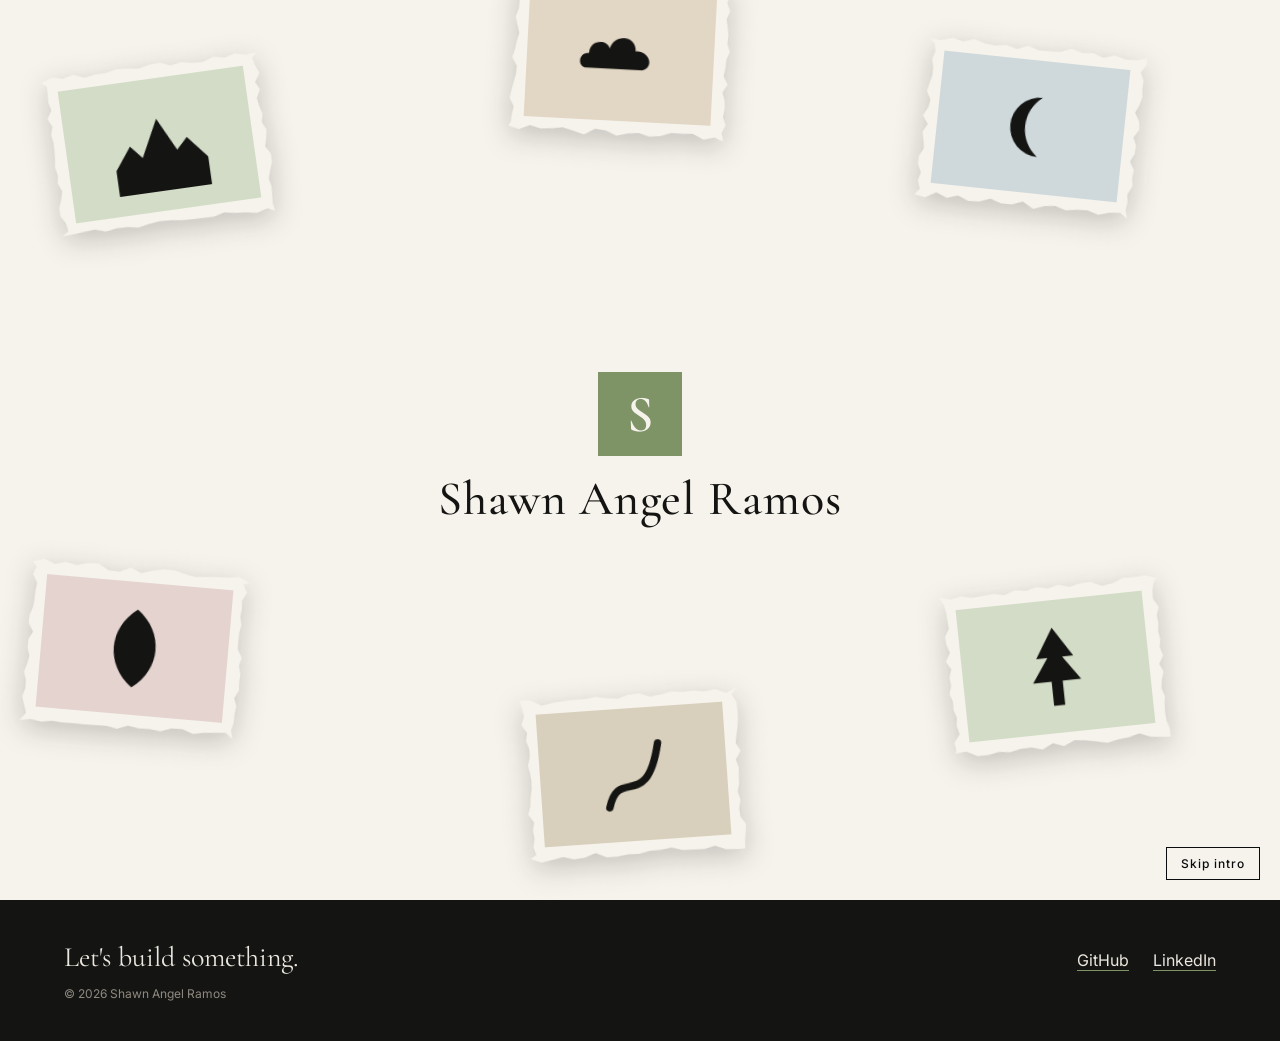
<file: index.html>
<!doctype html>
<html lang="en">
<head>
  <meta charset="utf-8">
  <meta name="viewport" content="width=device-width, initial-scale=1">
  <title>Shawn Angel Ramos</title>
  <link rel="preconnect" href="https://fonts.googleapis.com">
  <link rel="preconnect" href="https://fonts.gstatic.com" crossorigin>
  <link href="https://fonts.googleapis.com/css2?family=Cormorant+Garamond:wght@500;600&family=Inter:wght@400;500&display=swap" rel="stylesheet">
  <link rel="stylesheet" href="style.css">
</head>
<body class="intro-on">
  <!-- Intro, act 1: torn-paper collage around the seal; act 2: a panorama revealed slice by slice on the beat -->
  <div id="intro" aria-hidden="true">
    <div class="act collage">
      <svg class="ribbons back" viewBox="0 0 1600 900" preserveAspectRatio="none"></svg>
      <div class="title"><span class="seal">S</span><span class="name">Shawn Angel Ramos</span></div>
      <svg class="ribbons front" viewBox="0 0 1600 900" preserveAspectRatio="none"></svg>
    </div>
    <div class="act lineup">
      <div class="slices"><div class="word"></div></div>
      <svg class="ribbons loop" viewBox="0 0 1000 600" preserveAspectRatio="none"></svg>
    </div>
    <div class="flash"></div>
  </div>
  <button id="skip" type="button">Skip intro</button>

  <main id="home">
    <nav class="nav">
      <a class="mark" href="index.html" aria-label="Home">S</a>
      <ul>
        <li><a href="projects.html">Projects</a></li>
        <li><a href="about.html">About</a></li>
        </ul>
    </nav>

    <section class="hero">
      <p class="eyebrow reveal">BSIT 3rd year · PUP Manila</p>
      <h1 class="reveal">Shawn Angel<br>Ramos</h1>
      <div class="rule reveal"></div>
      <p class="lead reveal">I build web apps that people actually use, from study tools to full-stack projects.</p>
      <p class="hero-actions reveal"><a class="btn-link" href="about.html#resume">View resume</a><button id="replay" type="button">Replay intro</button></p>
    </section>

    <!-- Still mountains in four depths; only the mist and the odd pair of birds move -->
    <div class="landscape" aria-hidden="true">
      <div class="sun"></div>
      <div class="ridge r1"></div>
      <div class="mist m1"></div>
      <div class="ridge r2"></div>
      <div class="ridge r3"></div>
      <div class="mist m2"></div>
      <div class="ridge r4"></div>
    </div>
  </main>

  <footer class="foot">
    <p class="foot-line">Let's build something.</p>
    <ul>
      <li><a href="https://github.com/Sramos06" target="_blank" rel="noopener">GitHub</a></li>
      <li><a href="https://www.linkedin.com/in/sramos006" target="_blank" rel="noopener">LinkedIn</a></li>
    </ul>
    <small>© 2026 Shawn Angel Ramos</small>
  </footer>

  <script src="common.js"></script>
  <script src="script.js"></script>
</body>
</html>
</file>
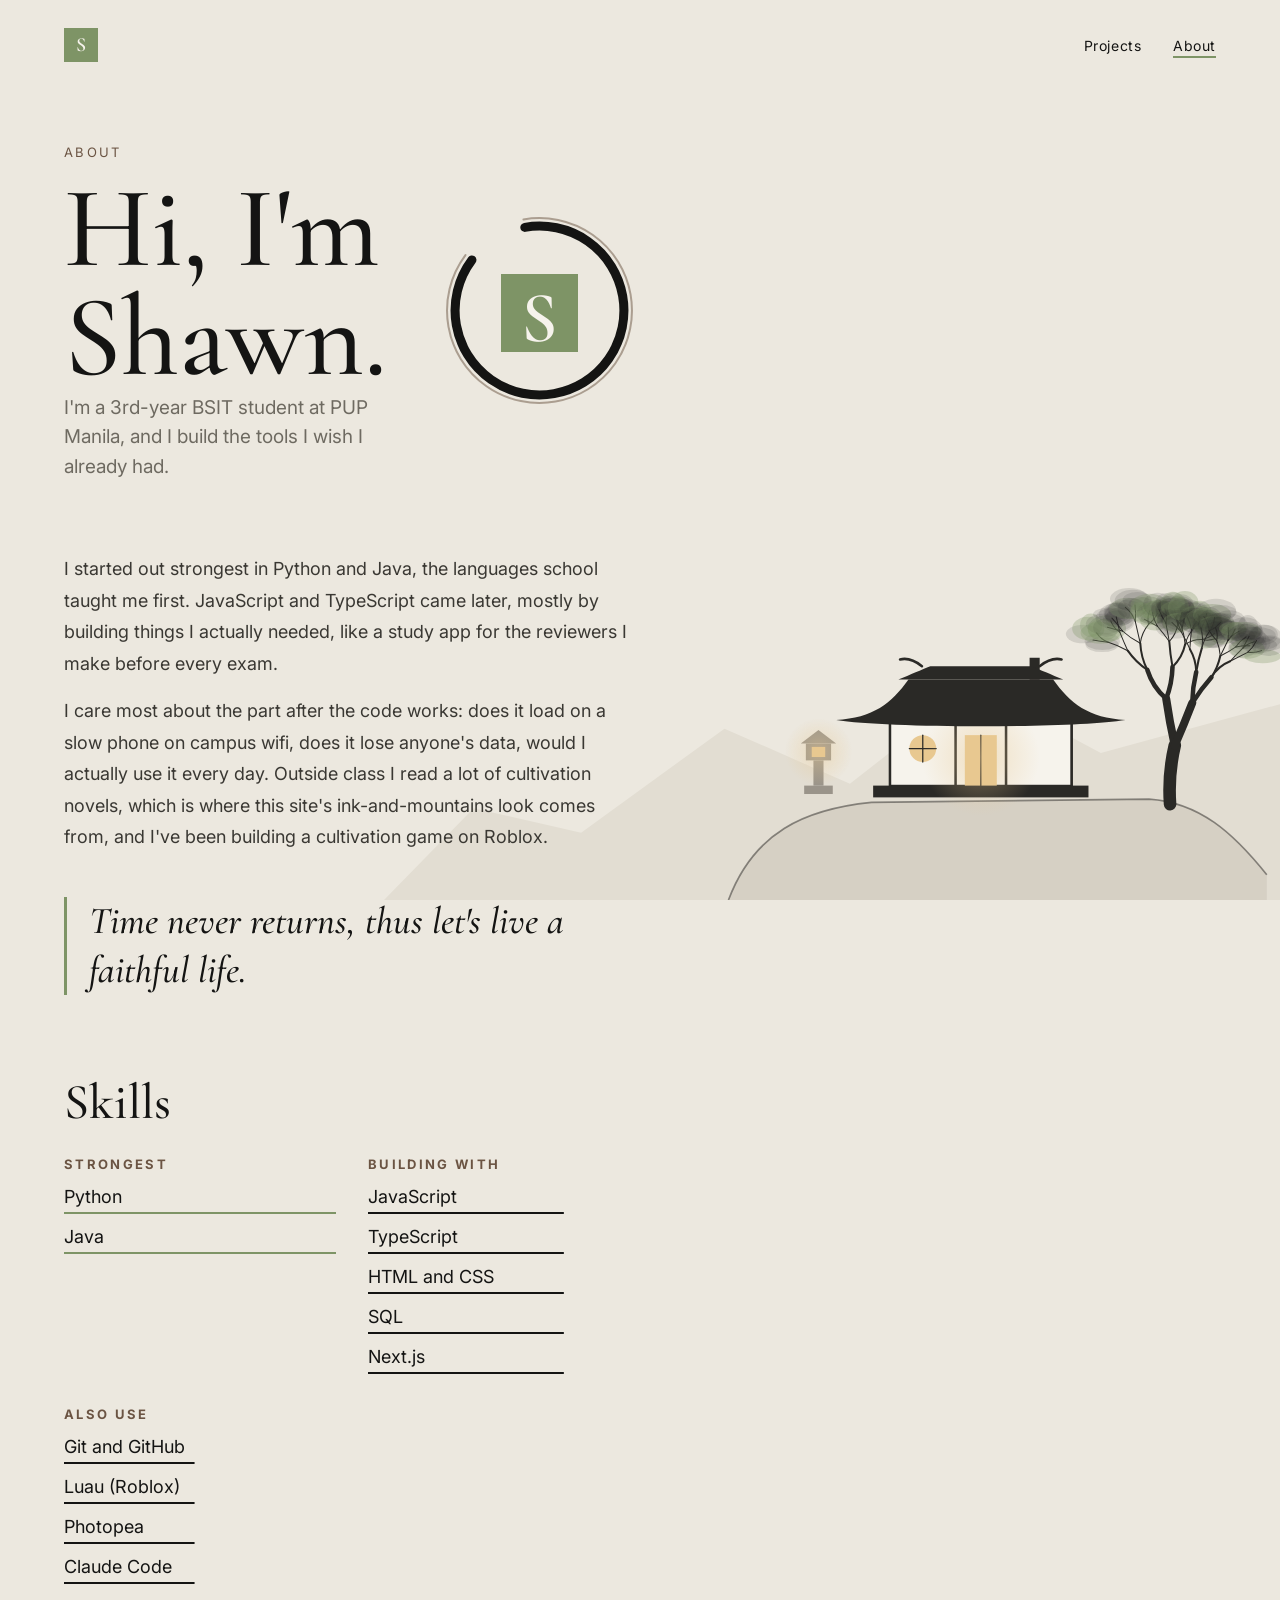
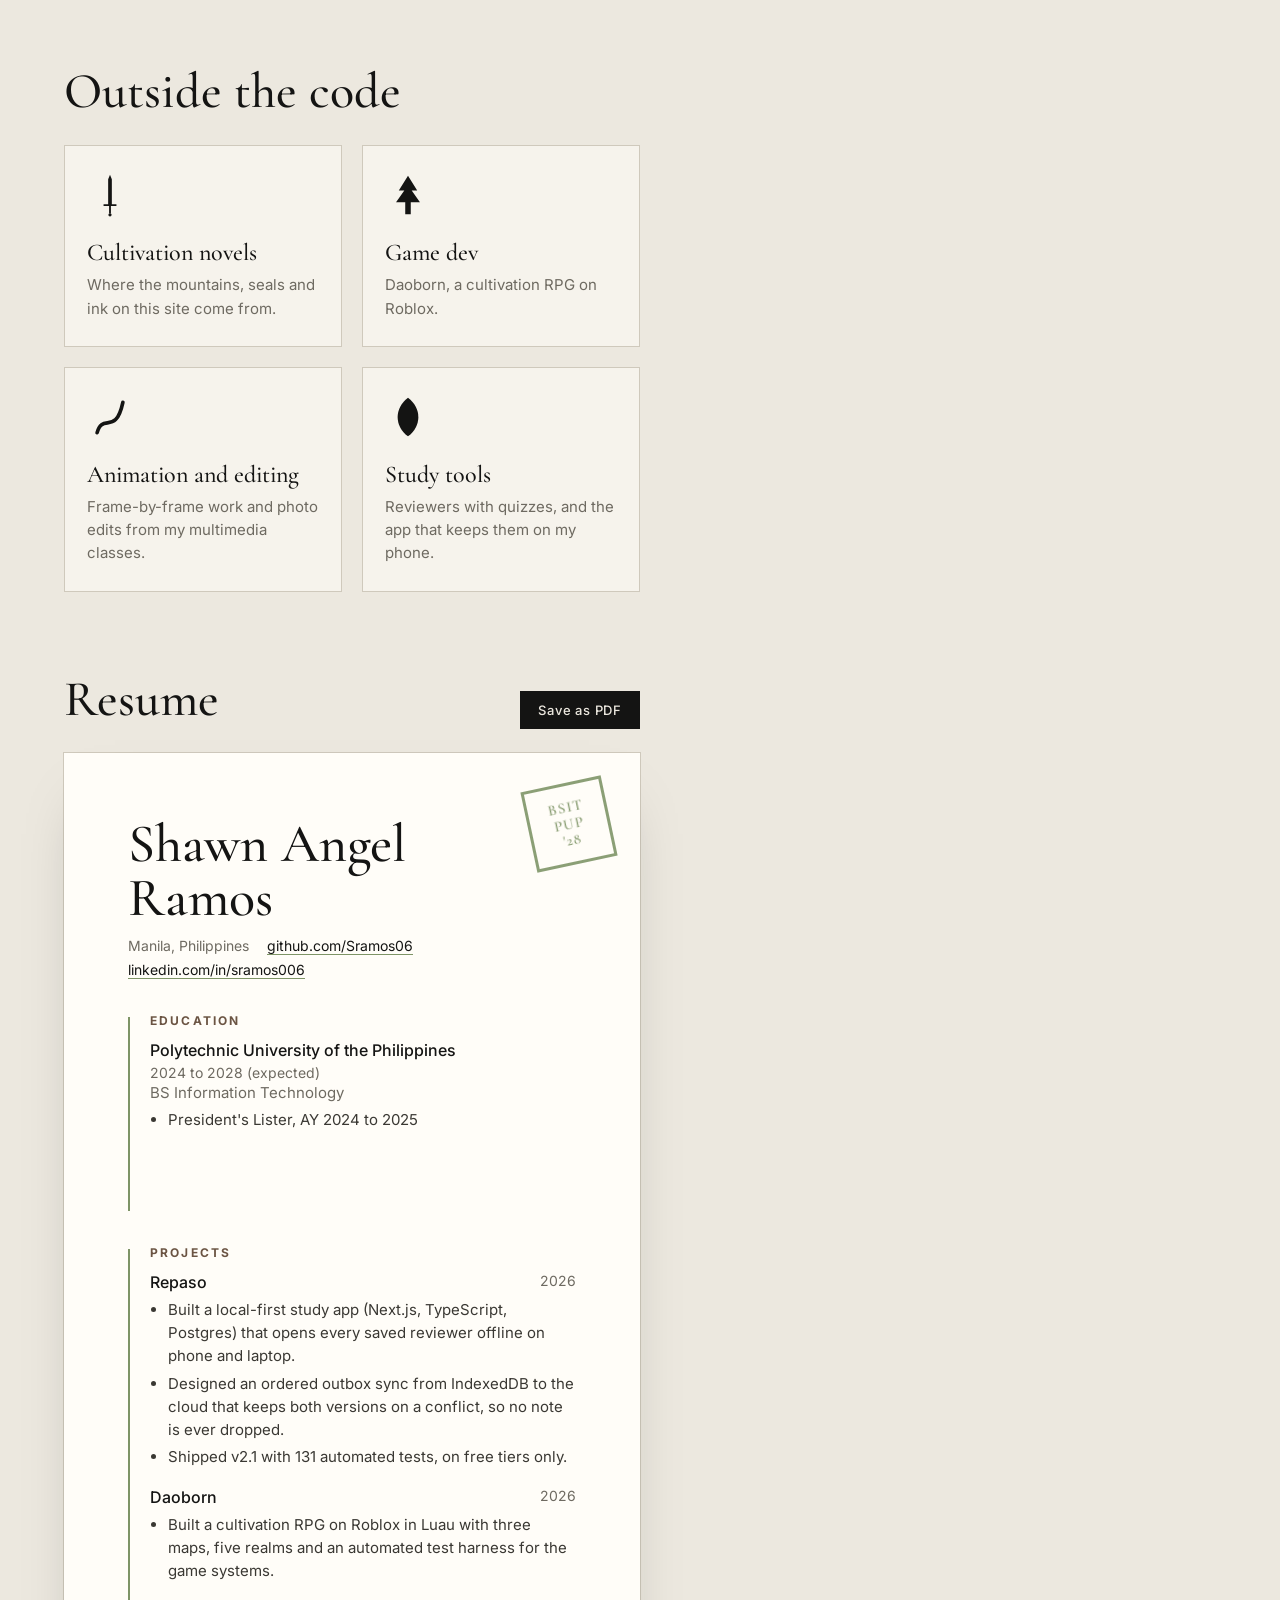
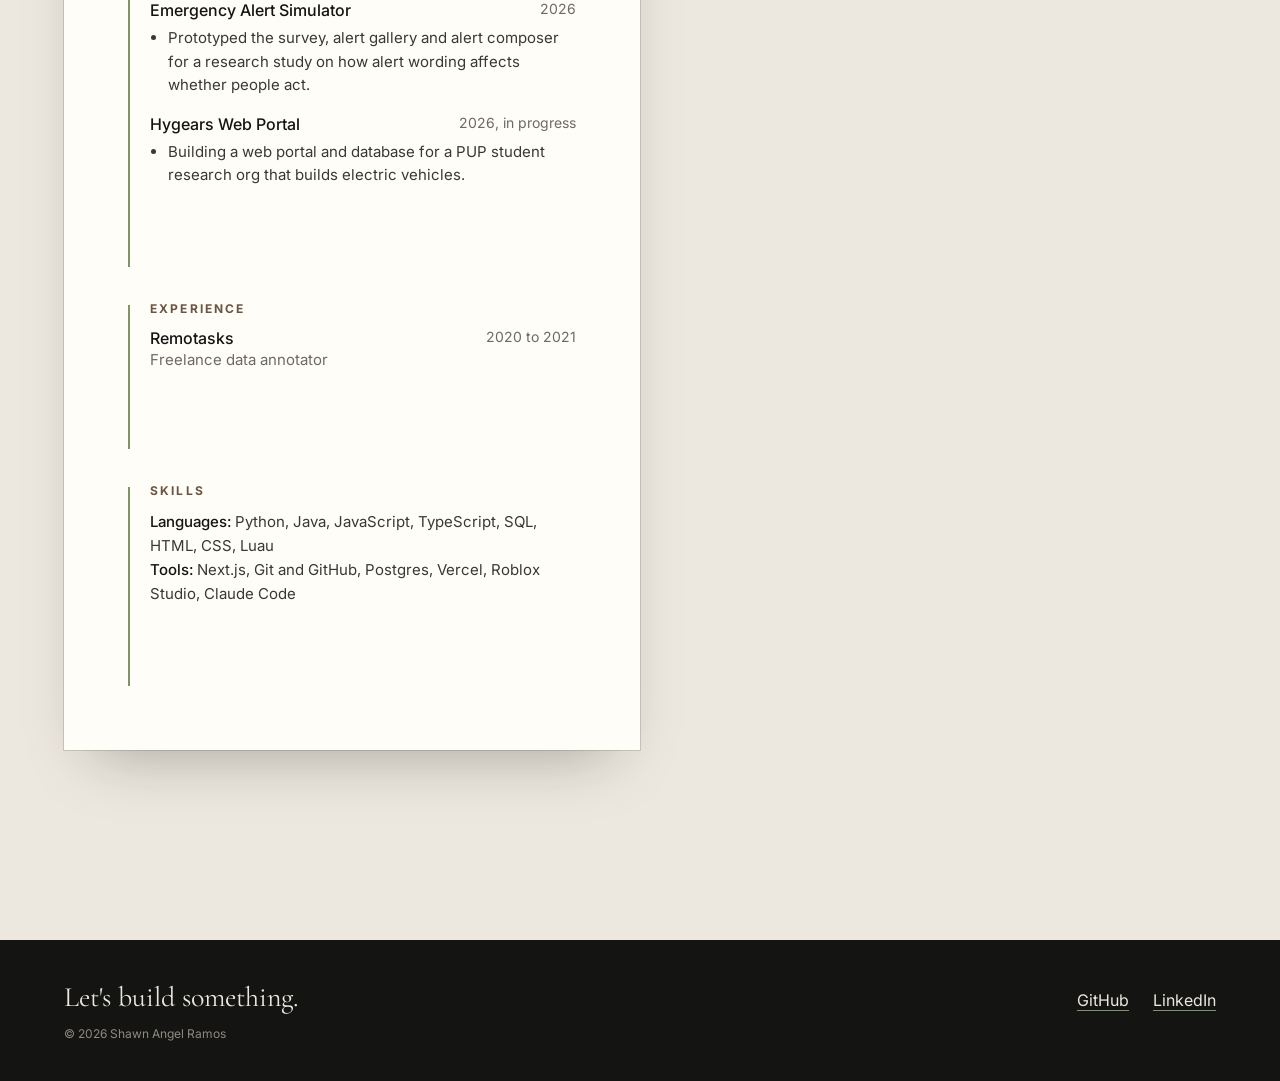
<file: about.html>
<!doctype html>
<html lang="en">
<head>
  <meta charset="utf-8">
  <meta name="viewport" content="width=device-width, initial-scale=1">
  <title>About · Shawn Angel Ramos</title>
  <link rel="preconnect" href="https://fonts.googleapis.com">
  <link rel="preconnect" href="https://fonts.gstatic.com" crossorigin>
  <link href="https://fonts.googleapis.com/css2?family=Cormorant+Garamond:ital,wght@0,500;0,600;1,500&family=Inter:wght@400;500&display=swap" rel="stylesheet">
  <link rel="stylesheet" href="style.css">
  <link rel="stylesheet" href="pages.css">
</head>
<body class="about-page">
  <!-- A small hermitage on a ledge: warm windows, a flickering lantern, smoke, a tree beside it -->
  <div class="scenery house-scene" aria-hidden="true">
    <div class="far-ridge"></div>
    <svg class="house" viewBox="0 0 700 500" preserveAspectRatio="xMidYMax meet">
      <defs>
        <radialGradient id="warm">
          <stop offset="0" stop-color="#e8c890" stop-opacity=".9"/>
          <stop offset="1" stop-color="#e8c890" stop-opacity="0"/>
        </radialGradient>
      </defs>
      <!-- ledge -->
      <path class="ledge" d="M60 500 C 90 420, 150 392, 230 384 L 560 380 C 620 384, 660 420, 700 470 V500 Z"/>
      <path class="ledge-edge" d="M60 500 C 90 420, 150 392, 230 384 L 560 380 C 620 384, 660 420, 700 470"/>
      <!-- smoke rises from the stove pipe -->
      <g class="smoke">
        <path d="M424 214 C 414 196, 434 186, 424 168 C 414 150, 434 140, 424 122"/>
        <path d="M424 214 C 434 196, 414 186, 424 168 C 434 150, 414 140, 424 122"/>
        <path d="M424 214 C 416 196, 432 186, 422 168 C 412 150, 430 140, 420 122"/>
      </g>
      <rect class="ink" x="418" y="212" width="12" height="26"/>
      <!-- house -->
      <rect class="ink" x="232" y="364" width="256" height="14"/>
      <rect class="wall" x="252" y="282" width="216" height="82"/>
      <g class="ink-line">
        <line x1="252" y1="282" x2="252" y2="364"/><line x1="330" y1="282" x2="330" y2="364"/>
        <line x1="390" y1="282" x2="390" y2="364"/><line x1="468" y1="282" x2="468" y2="364"/>
      </g>
      <rect class="lit" x="341" y="304" width="38" height="60"/>
      <circle class="lit" cx="291" cy="320" r="16"/>
      <g class="ink-line thin">
        <line x1="291" y1="304" x2="291" y2="336"/><line x1="275" y1="320" x2="307" y2="320"/>
        <line x1="360" y1="304" x2="360" y2="364"/>
      </g>
      <circle class="glow" cx="360" cy="330" r="70" fill="url(#warm)"/>
      <!-- roof with upturned eaves -->
      <path class="ink" d="M188 286 C 232 284, 254 266, 274 238 L 446 238 C 466 266, 488 284, 532 286 C 470 296, 250 296, 188 286 Z"/>
      <path class="ink" d="M262 238 C 276 232, 290 226, 300 222 L 420 222 C 430 226, 444 232, 458 238 Z"/>
      <path class="ink-line" d="M290 222 C 280 214, 272 212, 264 214 M430 222 C 440 214, 448 212, 456 214"/>
      <!-- stone lantern -->
      <rect class="stone" x="150" y="364" width="34" height="10"/>
      <rect class="stone" x="161" y="334" width="12" height="30"/>
      <rect class="stone" x="152" y="314" width="30" height="20"/>
      <rect class="lit lantern-light" x="159" y="318" width="16" height="12"/>
      <path class="stone" d="M146 314 L 167 298 L 188 314 Z"/>
      <circle class="glow lantern-glow" cx="167" cy="324" r="40" fill="url(#warm)"/>
    </svg>
  </div>

  <nav class="nav">
    <a class="mark" href="index.html" aria-label="Home">S</a>
    <ul>
      <li><a href="projects.html">Projects</a></li>
      <li><a href="about.html">About</a></li>
    </ul>
  </nav>

  <main class="page about">
    <header class="about-hero">
      <div>
        <p class="kicker" data-reveal>About</p>
        <h1 data-reveal>Hi, I'm Shawn.</h1>
        <p class="lead" data-reveal>I'm a 3rd-year BSIT student at PUP Manila, and I build the tools I wish I already had.</p>
      </div>
      <div class="enso" aria-hidden="true">
        <svg viewBox="0 0 200 200">
          <circle class="ring" cx="100" cy="100" r="84" pathLength="1"/>
          <circle class="ring thin" cx="100" cy="100" r="92" pathLength="1"/>
        </svg>
        <span class="seal-big">S</span>
      </div>
    </header>

    <section class="story" data-reveal>
      <p>I started out strongest in Python and Java, the languages school taught me first. JavaScript and TypeScript came later, mostly by building things I actually needed, like a study app for the reviewers I make before every exam.</p>
      <p>I care most about the part after the code works: does it load on a slow phone on campus wifi, does it lose anyone's data, would I actually use it every day. Outside class I read a lot of cultivation novels, which is where this site's ink-and-mountains look comes from, and I've been building a cultivation game on Roblox.</p>
      <blockquote class="quote">Time never returns, thus let's live a faithful life.</blockquote>
    </section>

    <section data-reveal>
      <h2 class="section-title">Skills</h2>
      <div class="skills" data-reveal>
        <div>
          <h3 class="kicker">Strongest</h3>
          <ul style="--w: 1"><li>Python</li><li>Java</li></ul>
        </div>
        <div>
          <h3 class="kicker">Building with</h3>
          <ul style="--w: .72"><li>JavaScript</li><li>TypeScript</li><li>HTML and CSS</li><li>SQL</li><li>Next.js</li></ul>
        </div>
        <div>
          <h3 class="kicker">Also use</h3>
          <ul style="--w: .48"><li>Git and GitHub</li><li>Luau (Roblox)</li><li>Photopea</li><li>Claude Code</li></ul>
        </div>
      </div>
    </section>

    <section data-reveal>
      <h2 class="section-title">Outside the code</h2>
      <div class="interests">
        <div class="interest" style="--d: 0s"><svg class="sym" viewBox="0 0 100 100" data-symbol="sword"></svg><h3>Cultivation novels</h3><p>Where the mountains, seals and ink on this site come from.</p></div>
        <div class="interest" style="--d: -2s"><svg class="sym" viewBox="0 0 100 100" data-symbol="pine"></svg><h3>Game dev</h3><p>Daoborn, a cultivation RPG on Roblox.</p></div>
        <div class="interest" style="--d: -4s"><svg class="sym" viewBox="0 0 100 100" data-symbol="brush"></svg><h3>Animation and editing</h3><p>Frame-by-frame work and photo edits from my multimedia classes.</p></div>
        <div class="interest" style="--d: -6s"><svg class="sym" viewBox="0 0 100 100" data-symbol="leaf"></svg><h3>Study tools</h3><p>Reviewers with quizzes, and the app that keeps them on my phone.</p></div>
      </div>
    </section>
    <section id="resume" class="resume" data-reveal>
      <div class="resume-head">
        <h2 class="section-title">Resume</h2>
        <button class="print-btn" type="button">Save as PDF</button>
      </div>
      <article class="sheet">
        <div class="stamp" aria-hidden="true">BSIT<br>PUP<br>'28</div>
        <header>
          <h2>Shawn Angel Ramos</h2>
          <p class="contact-line">
            <span>Manila, Philippines</span>
            <a href="https://github.com/Sramos06">github.com/Sramos06</a>
            <a href="https://www.linkedin.com/in/sramos006">linkedin.com/in/sramos006</a>
          </p>
        </header>

        <section data-reveal>
          <h3>Education</h3>
          <div class="entry">
            <div class="entry-top"><b>Polytechnic University of the Philippines</b><span class="when">2024 to 2028 (expected)</span></div>
            <p class="sub">BS Information Technology</p>
            <ul><li>President's Lister, AY 2024 to 2025</li></ul>
          </div>
        </section>

        <section data-reveal>
          <h3>Projects</h3>
          <div class="entry">
            <div class="entry-top"><b>Repaso</b><span class="when">2026</span></div>
            <ul>
              <li>Built a local-first study app (Next.js, TypeScript, Postgres) that opens every saved reviewer offline on phone and laptop.</li>
              <li>Designed an ordered outbox sync from IndexedDB to the cloud that keeps both versions on a conflict, so no note is ever dropped.</li>
              <li>Shipped v2.1 with 131 automated tests, on free tiers only.</li>
            </ul>
          </div>
          <div class="entry">
            <div class="entry-top"><b>Daoborn</b><span class="when">2026</span></div>
            <ul><li>Built a cultivation RPG on Roblox in Luau with three maps, five realms and an automated test harness for the game systems.</li></ul>
          </div>
          <div class="entry">
            <div class="entry-top"><b>Emergency Alert Simulator</b><span class="when">2026</span></div>
            <ul><li>Prototyped the survey, alert gallery and alert composer for a research study on how alert wording affects whether people act.</li></ul>
          </div>
          <div class="entry">
            <div class="entry-top"><b>Hygears Web Portal</b><span class="when">2026, in progress</span></div>
            <ul><li>Building a web portal and database for a PUP student research org that builds electric vehicles.</li></ul>
          </div>
        </section>

        <section data-reveal>
          <h3>Experience</h3>
          <div class="entry">
            <div class="entry-top"><b>Remotasks</b><span class="when">2020 to 2021</span></div>
            <p class="sub">Freelance data annotator</p>
          </div>
        </section>

        <section data-reveal>
          <h3>Skills</h3>
          <p class="skill-line"><b>Languages:</b> Python, Java, JavaScript, TypeScript, SQL, HTML, CSS, Luau</p>
          <p class="skill-line"><b>Tools:</b> Next.js, Git and GitHub, Postgres, Vercel, Roblox Studio, Claude Code</p>
        </section>
      </article>
    </section>
  </main>

  <footer class="foot">
    <p class="foot-line">Let's build something.</p>
    <ul>
      <li><a href="https://github.com/Sramos06" target="_blank" rel="noopener">GitHub</a></li>
      <li><a href="https://www.linkedin.com/in/sramos006" target="_blank" rel="noopener">LinkedIn</a></li>
    </ul>
    <small>© 2026 Shawn Angel Ramos</small>
  </footer>

  <script src="common.js"></script>
  <script src="about.js"></script>
</body>
</html>
</file>
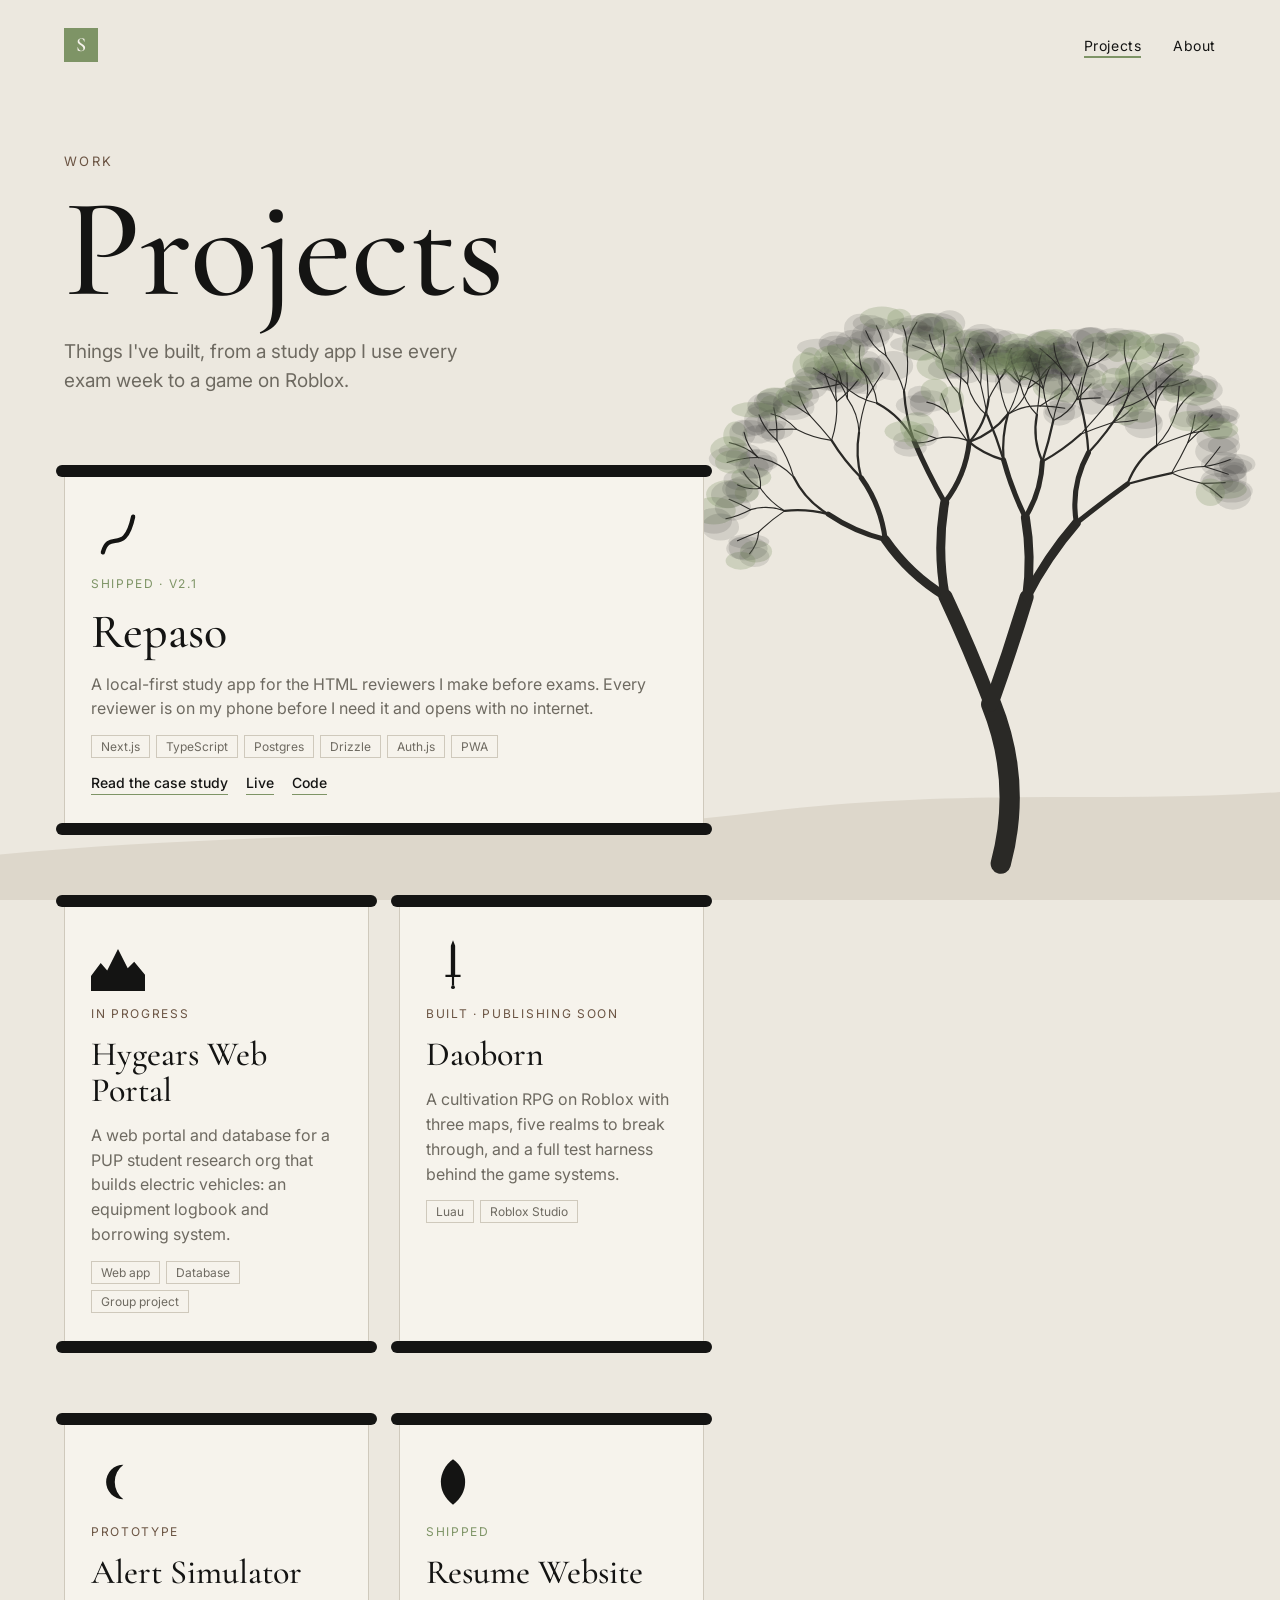
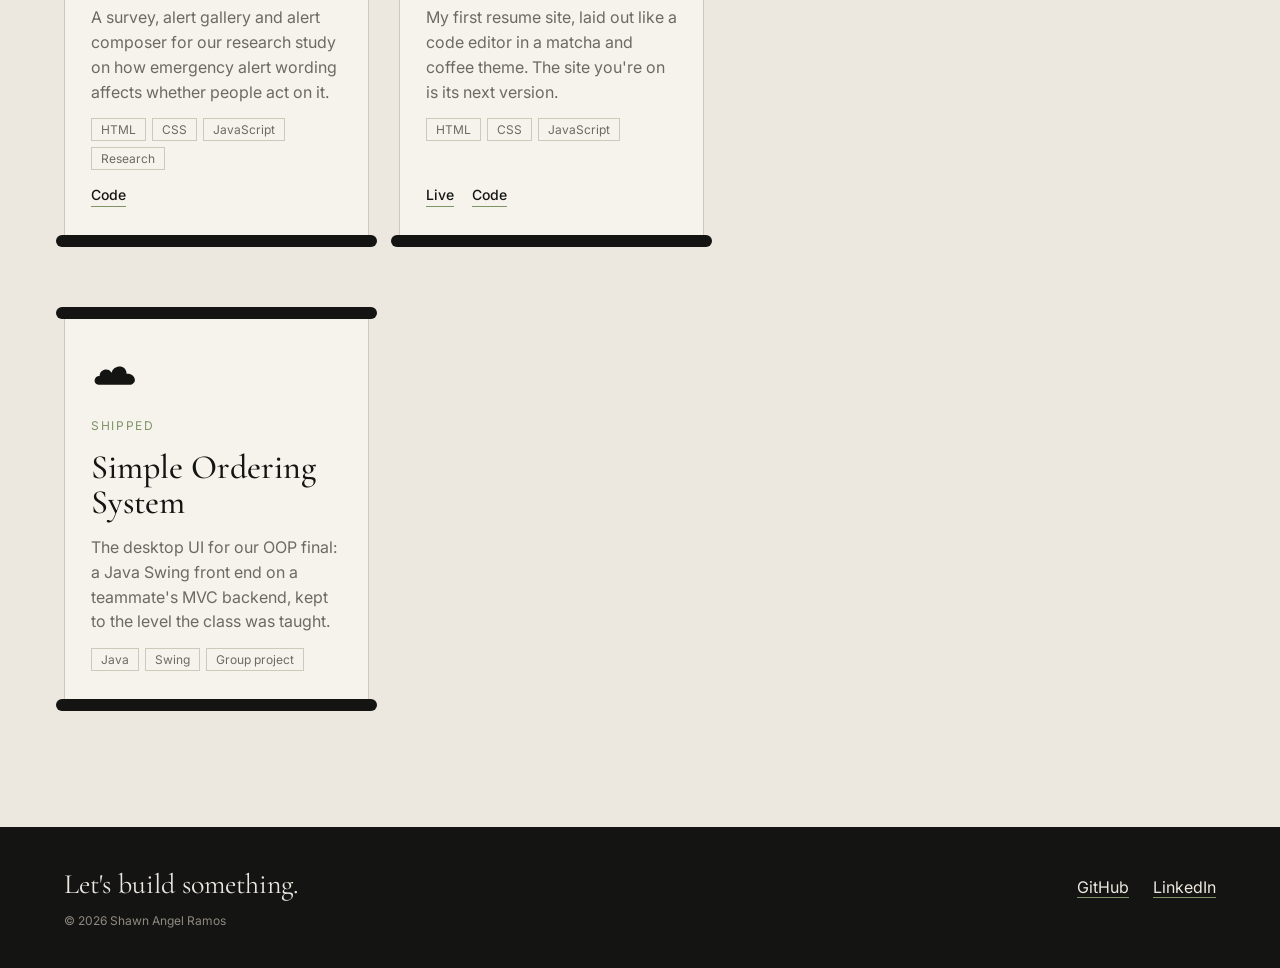
<file: projects.html>
<!doctype html>
<html lang="en">
<head>
  <meta charset="utf-8">
  <meta name="viewport" content="width=device-width, initial-scale=1">
  <title>Projects · Shawn Angel Ramos</title>
  <link rel="preconnect" href="https://fonts.googleapis.com">
  <link rel="preconnect" href="https://fonts.gstatic.com" crossorigin>
  <link href="https://fonts.googleapis.com/css2?family=Cormorant+Garamond:wght@500;600&family=Inter:wght@400;500&display=swap" rel="stylesheet">
  <link rel="stylesheet" href="style.css">
  <link rel="stylesheet" href="pages.css">
</head>
<body class="projects-page">
  <!-- A lone tree on a low hill; it sways a little and now and then catches a gust -->
  <div class="scenery tree-scene" aria-hidden="true">
    <svg class="hill" viewBox="0 0 1000 120" preserveAspectRatio="none"><path d="M0 120 V82 C 220 60, 420 70, 600 46 C 760 26, 880 40, 1000 30 V120 Z"/></svg>
    <svg class="tree" viewBox="0 0 600 800" preserveAspectRatio="xMidYMax meet"></svg>
  </div>

  <nav class="nav">
    <a class="mark" href="index.html" aria-label="Home">S</a>
    <ul>
      <li><a href="projects.html">Projects</a></li>
      <li><a href="about.html">About</a></li>
    </ul>
  </nav>

  <main class="page">
    <header class="page-head">
      <p class="kicker" data-reveal>Work</p>
      <h1 data-reveal>Projects</h1>
      <p class="lead" data-reveal>Things I've built, from a study app I use every exam week to a game on Roblox.</p>
    </header>

    <section class="shelf">
      <article class="scroll featured" data-reveal style="--d: 0s">
        <div class="scroll-body">
          <svg class="sym" viewBox="0 0 100 100" aria-hidden="true" data-symbol="brush"></svg>
          <p class="status">Shipped · v2.1</p>
          <h2>Repaso</h2>
          <p>A local-first study app for the HTML reviewers I make before exams. Every reviewer is on my phone before I need it and opens with no internet.</p>
          <ul class="tags"><li>Next.js</li><li>TypeScript</li><li>Postgres</li><li>Drizzle</li><li>Auth.js</li><li>PWA</li></ul>
          <p class="links">
            <a class="btn-link" href="repaso.html">Read the case study</a>
            <a class="btn-link" href="https://repaso-six.vercel.app" target="_blank" rel="noopener">Live</a>
            <a class="btn-link" href="https://github.com/Sramos06/repaso" target="_blank" rel="noopener">Code</a>
          </p>
        </div>
      </article>

      <article class="scroll" data-reveal style="--d: -1.5s">
        <div class="scroll-body">
          <svg class="sym" viewBox="0 0 100 100" aria-hidden="true" data-symbol="peaks"></svg>
          <p class="status wip">In progress</p>
          <h2>Hygears Web Portal</h2>
          <p>A web portal and database for a PUP student research org that builds electric vehicles: an equipment logbook and borrowing system.</p>
          <ul class="tags"><li>Web app</li><li>Database</li><li>Group project</li></ul>
        </div>
      </article>

      <article class="scroll" data-reveal style="--d: -3s">
        <div class="scroll-body">
          <svg class="sym" viewBox="0 0 100 100" aria-hidden="true" data-symbol="sword"></svg>
          <p class="status wip">Built · publishing soon</p>
          <h2>Daoborn</h2>
          <p>A cultivation RPG on Roblox with three maps, five realms to break through, and a full test harness behind the game systems.</p>
          <ul class="tags"><li>Luau</li><li>Roblox Studio</li></ul>
        </div>
      </article>

      <article class="scroll" data-reveal style="--d: -4.5s">
        <div class="scroll-body">
          <svg class="sym" viewBox="0 0 100 100" aria-hidden="true" data-symbol="moon"></svg>
          <p class="status wip">Prototype</p>
          <h2>Alert Simulator</h2>
          <p>A survey, alert gallery and alert composer for our research study on how emergency alert wording affects whether people act on it.</p>
          <ul class="tags"><li>HTML</li><li>CSS</li><li>JavaScript</li><li>Research</li></ul>
          <p class="links">
            <a class="btn-link" href="https://github.com/Sramos06/alert-simulator-prototype" target="_blank" rel="noopener">Code</a>
          </p>
        </div>
      </article>

      <article class="scroll" data-reveal style="--d: -2s">
        <div class="scroll-body">
          <svg class="sym" viewBox="0 0 100 100" aria-hidden="true" data-symbol="leaf"></svg>
          <p class="status">Shipped</p>
          <h2>Resume Website</h2>
          <p>My first resume site, laid out like a code editor in a matcha and coffee theme. The site you're on is its next version.</p>
          <ul class="tags"><li>HTML</li><li>CSS</li><li>JavaScript</li></ul>
          <p class="links">
            <a class="btn-link" href="https://resume-website-phi-red.vercel.app" target="_blank" rel="noopener">Live</a>
            <a class="btn-link" href="https://github.com/Sramos06/resume-website" target="_blank" rel="noopener">Code</a>
          </p>
        </div>
      </article>

      <article class="scroll" data-reveal style="--d: -3.5s">
        <div class="scroll-body">
          <svg class="sym" viewBox="0 0 100 100" aria-hidden="true" data-symbol="cloud"></svg>
          <p class="status">Shipped</p>
          <h2>Simple Ordering System</h2>
          <p>The desktop UI for our OOP final: a Java Swing front end on a teammate's MVC backend, kept to the level the class was taught.</p>
          <ul class="tags"><li>Java</li><li>Swing</li><li>Group project</li></ul>
        </div>
      </article>
    </section>
  </main>

  <footer class="foot">
    <p class="foot-line">Let's build something.</p>
    <ul>
      <li><a href="https://github.com/Sramos06" target="_blank" rel="noopener">GitHub</a></li>
      <li><a href="https://www.linkedin.com/in/sramos006" target="_blank" rel="noopener">LinkedIn</a></li>
    </ul>
    <small>© 2026 Shawn Angel Ramos</small>
  </footer>

  <script src="common.js"></script>
  <script src="projects.js"></script>
</body>
</html>
</file>
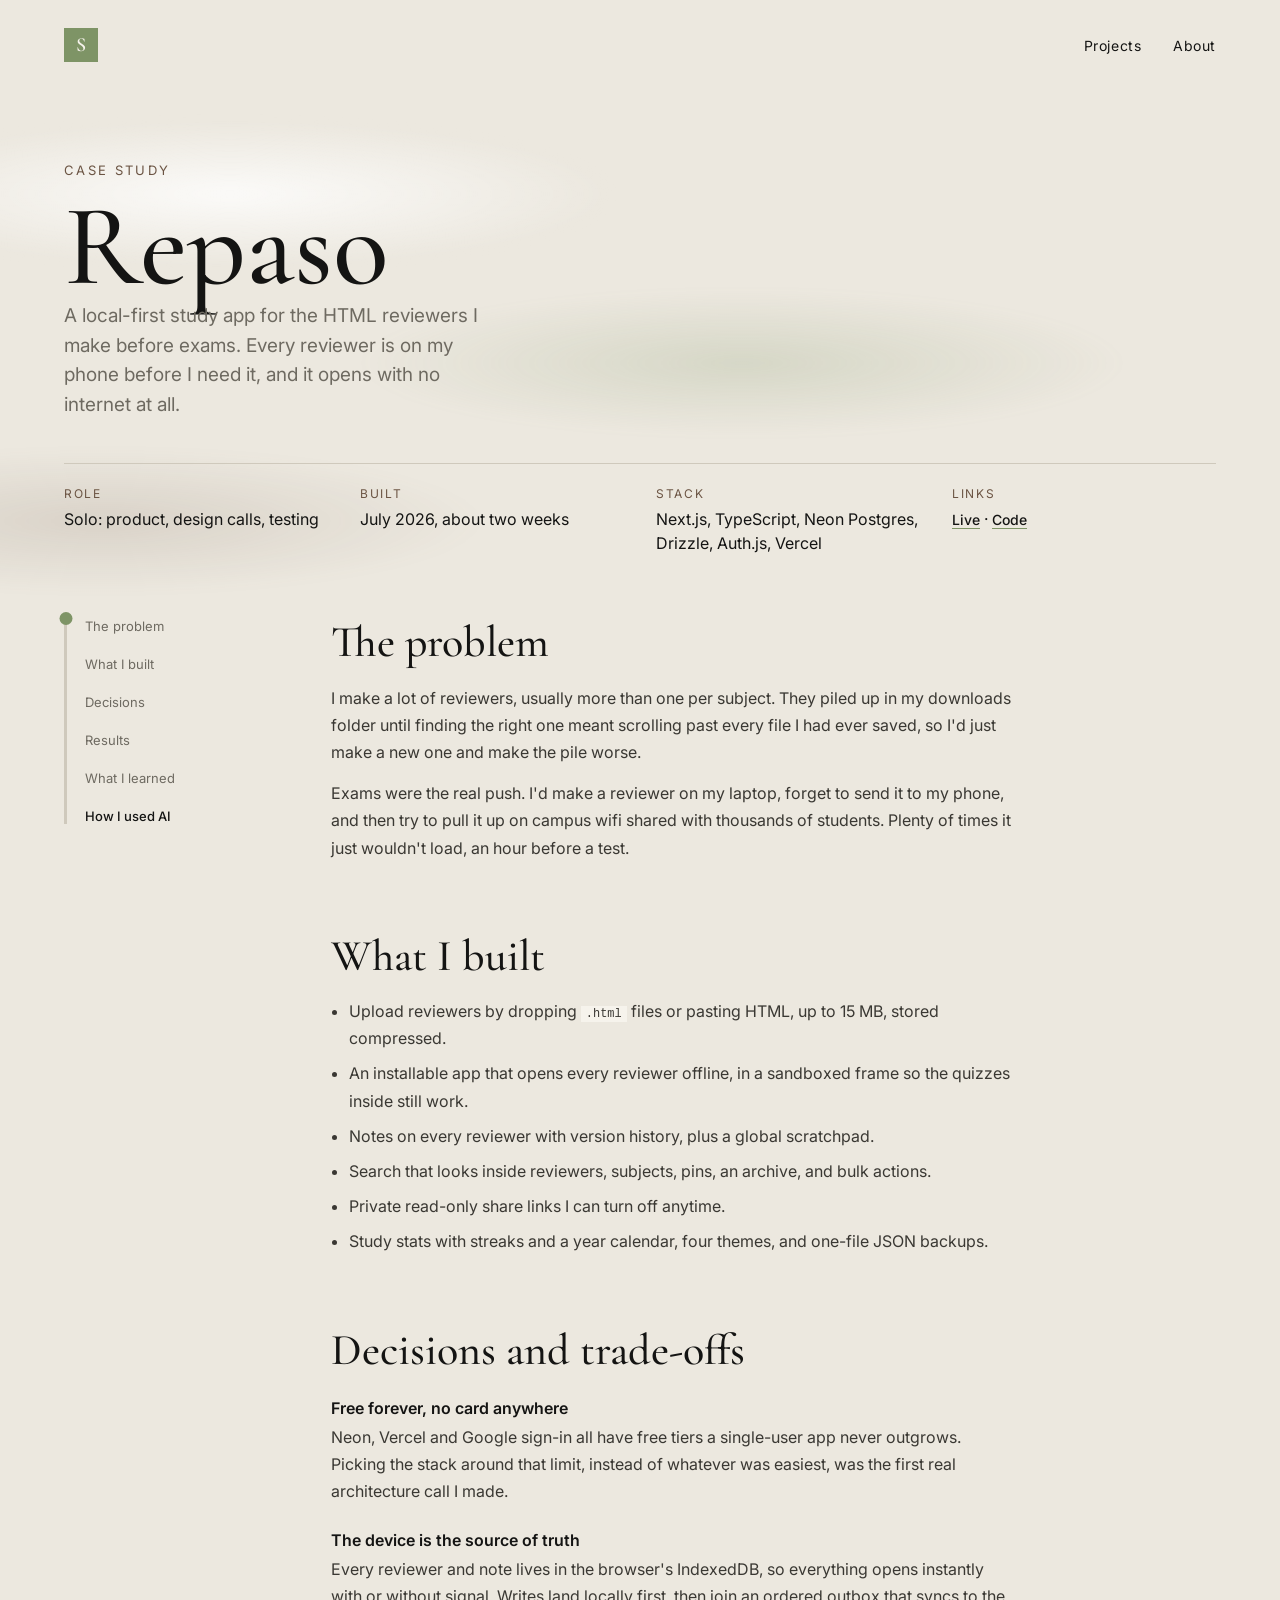
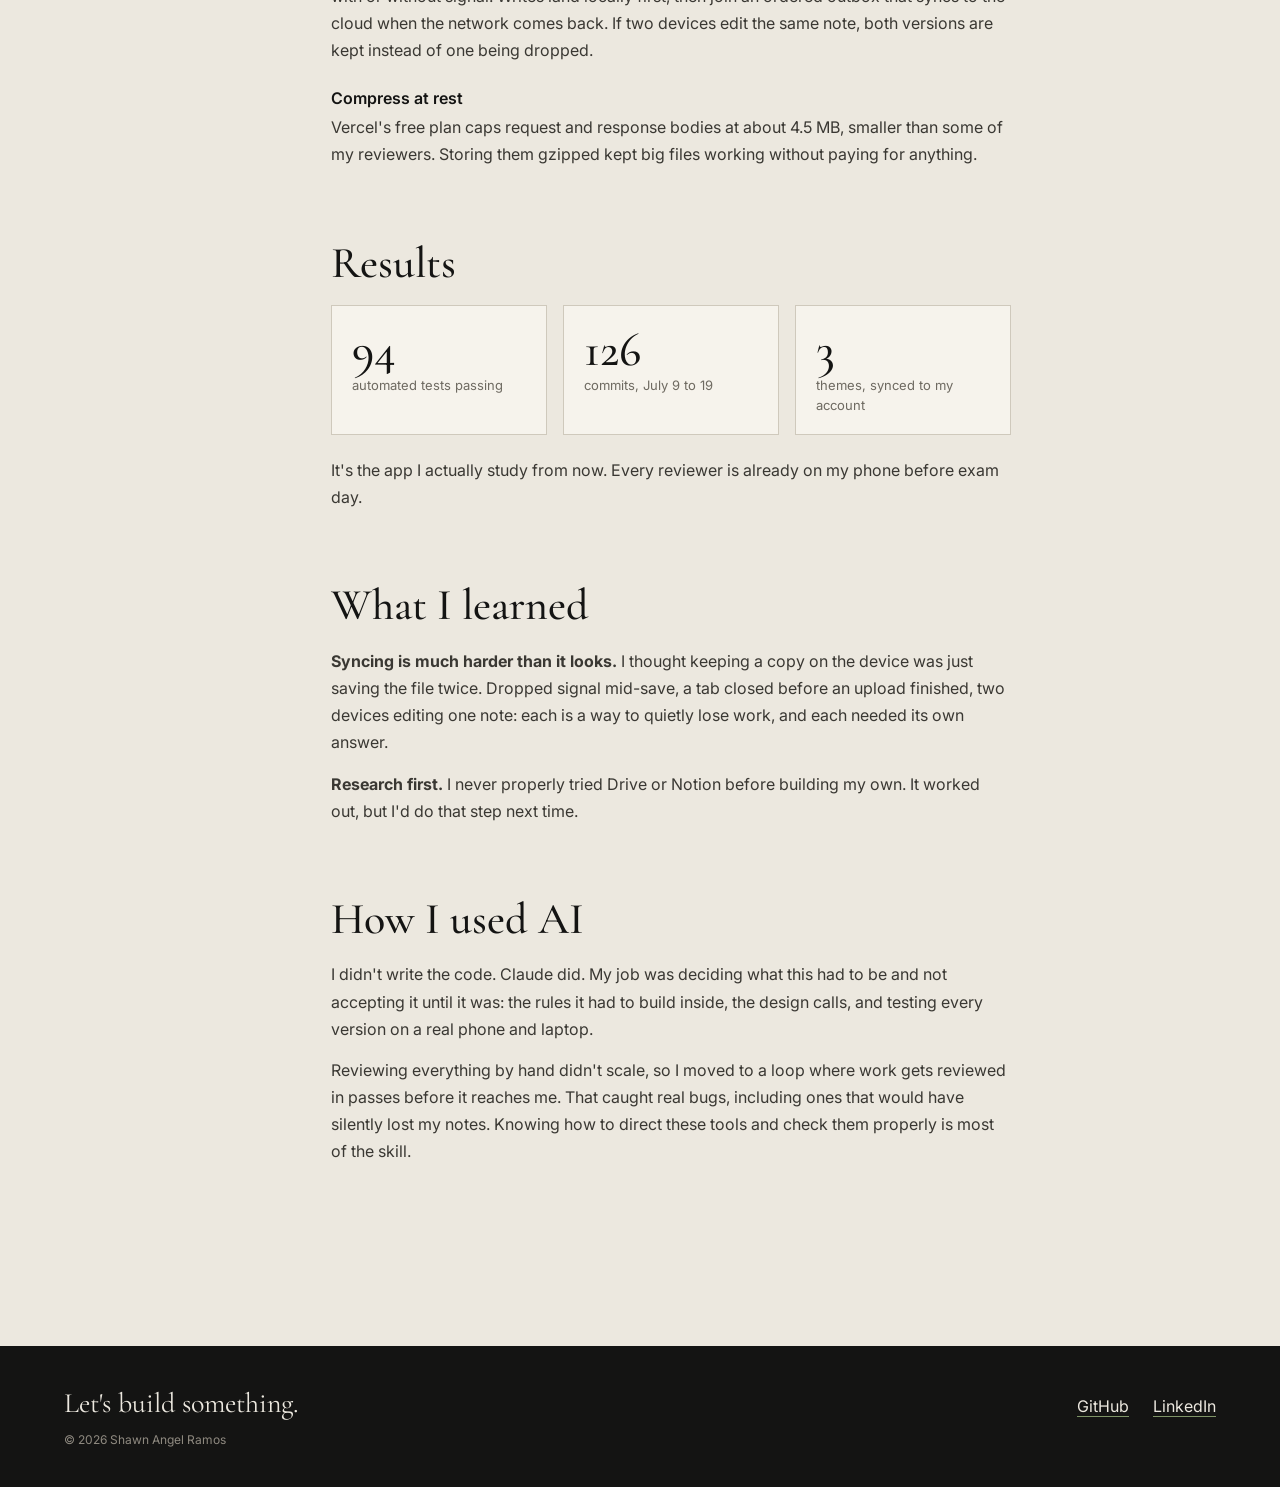
<file: repaso.html>
<!doctype html>
<html lang="en">
<head>
  <meta charset="utf-8">
  <meta name="viewport" content="width=device-width, initial-scale=1">
  <title>Repaso case study · Shawn Angel Ramos</title>
  <link rel="preconnect" href="https://fonts.googleapis.com">
  <link rel="preconnect" href="https://fonts.gstatic.com" crossorigin>
  <link href="https://fonts.googleapis.com/css2?family=Cormorant+Garamond:wght@500;600&family=Inter:wght@400;500&display=swap" rel="stylesheet">
  <link rel="stylesheet" href="style.css">
  <link rel="stylesheet" href="pages.css">
</head>
<body class="case-page">
  <nav class="nav">
    <a class="mark" href="index.html" aria-label="Home">S</a>
    <ul>
      <li><a href="projects.html">Projects</a></li>
      <li><a href="about.html">About</a></li>
    </ul>
  </nav>

  <main class="page">
    <header class="case-head">
      <div class="sky" aria-hidden="true"><span></span><span></span><span></span></div>
      <p class="kicker" data-reveal>Case study</p>
      <h1 data-reveal>Repaso</h1>
      <p class="lead" data-reveal>A local-first study app for the HTML reviewers I make before exams. Every reviewer is on my phone before I need it, and it opens with no internet at all.</p>
      <dl class="meta" data-reveal>
        <div><dt>Role</dt><dd>Solo: product, design calls, testing</dd></div>
        <div><dt>Built</dt><dd>July 2026, about two weeks</dd></div>
        <div><dt>Stack</dt><dd>Next.js, TypeScript, Neon Postgres, Drizzle, Auth.js, Vercel</dd></div>
        <div><dt>Links</dt><dd><a class="btn-link" href="https://repaso-six.vercel.app" target="_blank" rel="noopener">Live</a> · <a class="btn-link" href="https://github.com/Sramos06/repaso" target="_blank" rel="noopener">Code</a></dd></div>
      </dl>
    </header>

    <div class="case">
      <aside class="rail" aria-label="Sections">
        <div class="track"><div class="ink"></div></div>
        <ol>
          <li><a href="#problem">The problem</a></li>
          <li><a href="#built">What I built</a></li>
          <li><a href="#decisions">Decisions</a></li>
          <li><a href="#results">Results</a></li>
          <li><a href="#learned">What I learned</a></li>
          <li><a href="#ai">How I used AI</a></li>
        </ol>
      </aside>

      <article>
        <section id="problem" data-reveal>
          <h2>The problem</h2>
          <p>I make a lot of reviewers, usually more than one per subject. They piled up in my downloads folder until finding the right one meant scrolling past every file I had ever saved, so I'd just make a new one and make the pile worse.</p>
          <p>Exams were the real push. I'd make a reviewer on my laptop, forget to send it to my phone, and then try to pull it up on campus wifi shared with thousands of students. Plenty of times it just wouldn't load, an hour before a test.</p>
        </section>

        <section id="built" data-reveal>
          <h2>What I built</h2>
          <ul>
            <li>Upload reviewers by dropping <code>.html</code> files or pasting HTML, up to 15 MB, stored compressed.</li>
            <li>An installable app that opens every reviewer offline, in a sandboxed frame so the quizzes inside still work.</li>
            <li>Notes on every reviewer with version history, plus a global scratchpad.</li>
            <li>Search that looks inside reviewers, subjects, pins, an archive, and bulk actions.</li>
            <li>Private read-only share links I can turn off anytime.</li>
            <li>Study stats with streaks and a year calendar, four themes, and one-file JSON backups.</li>
          </ul>
        </section>

        <section id="decisions" data-reveal>
          <h2>Decisions and trade-offs</h2>
          <h3>Free forever, no card anywhere</h3>
          <p>Neon, Vercel and Google sign-in all have free tiers a single-user app never outgrows. Picking the stack around that limit, instead of whatever was easiest, was the first real architecture call I made.</p>
          <h3>The device is the source of truth</h3>
          <p>Every reviewer and note lives in the browser's IndexedDB, so everything opens instantly with or without signal. Writes land locally first, then join an ordered outbox that syncs to the cloud when the network comes back. If two devices edit the same note, both versions are kept instead of one being dropped.</p>
          <h3>Compress at rest</h3>
          <p>Vercel's free plan caps request and response bodies at about 4.5 MB, smaller than some of my reviewers. Storing them gzipped kept big files working without paying for anything.</p>
        </section>

        <section id="results" data-reveal>
          <h2>Results</h2>
          <div class="stats">
            <div class="stat"><b data-count="131">131</b><span>automated tests passing</span></div>
            <div class="stat"><b data-count="177">177</b><span>commits, July 9 to 19</span></div>
            <div class="stat"><b data-count="4">4</b><span>themes, synced to my account</span></div>
          </div>
          <p>It's the app I actually study from now. Every reviewer is already on my phone before exam day.</p>
        </section>

        <section id="learned" data-reveal>
          <h2>What I learned</h2>
          <p><strong>Syncing is much harder than it looks.</strong> I thought keeping a copy on the device was just saving the file twice. Dropped signal mid-save, a tab closed before an upload finished, two devices editing one note: each is a way to quietly lose work, and each needed its own answer.</p>
          <p><strong>Research first.</strong> I never properly tried Drive or Notion before building my own. It worked out, but I'd do that step next time.</p>
        </section>

        <section id="ai" data-reveal>
          <h2>How I used AI</h2>
          <p>I didn't write the code. Claude did. My job was deciding what this had to be and not accepting it until it was: the rules it had to build inside, the design calls, and testing every version on a real phone and laptop.</p>
          <p>Reviewing everything by hand didn't scale, so I moved to a loop where work gets reviewed in passes before it reaches me. That caught real bugs, including ones that would have silently lost my notes. Knowing how to direct these tools and check them properly is most of the skill.</p>
        </section>
      </article>
    </div>
  </main>

  <footer class="foot">
    <p class="foot-line">Let's build something.</p>
    <ul>
      <li><a href="https://github.com/Sramos06" target="_blank" rel="noopener">GitHub</a></li>
      <li><a href="https://www.linkedin.com/in/sramos006" target="_blank" rel="noopener">LinkedIn</a></li>
    </ul>
    <small>© 2026 Shawn Angel Ramos</small>
  </footer>

  <script src="common.js"></script>
  <script src="case.js"></script>
</body>
</html>
</file>
<file: style.css>
/* Ink and paper, with matcha and coffee kept to small accents */
:root {
  --ink: #141413;
  --ink-2: #2a2926;
  --paper: #ece8df;
  --paper-2: #f6f3ec;
  --mute: #6e6a61;
  --matcha: #7e9466;
  --coffee: #6b5443;
  --line: #cfc9bc;
}

* { box-sizing: border-box; margin: 0; }
html, body { height: 100%; }
body {
  background: var(--paper);
  color: var(--ink);
  font-family: Inter, system-ui, sans-serif;
  overflow-x: hidden;
}

/* Main page */
#home {
  position: relative;
  min-height: 100vh;
  display: grid;
  grid-template-rows: auto 1fr;
  overflow: hidden;
}

.nav {
  position: relative;
  z-index: 2;
  display: flex;
  justify-content: space-between;
  align-items: center;
  padding: 28px clamp(20px, 5vw, 64px);
  font-size: 14px;
  letter-spacing: .04em;
}
.mark {
  width: 34px;
  height: 34px;
  display: grid;
  place-items: center;
  background: var(--matcha);
  color: var(--paper-2);
  font-family: "Cormorant Garamond", serif;
  font-weight: 600;
  font-size: 20px;
}
a.mark { text-decoration: none; }
.nav ul { display: flex; gap: clamp(16px, 3vw, 32px); list-style: none; padding: 0; }
.nav ul a {
  position: relative;
  color: var(--ink);
  text-decoration: none;
  padding-bottom: 4px;
}
/* A brush-thin matcha line that grows under the hovered or current page */
.nav ul a::after {
  content: "";
  position: absolute;
  left: 0;
  bottom: 0;
  width: 100%;
  height: 2px;
  background: var(--matcha);
  transform: scaleX(0);
  transform-origin: left;
  transition: transform .35s cubic-bezier(.2,.7,.2,1);
}
.nav ul a:hover::after, .nav ul a:focus-visible::after, .nav ul a[aria-current="page"]::after { transform: scaleX(1); }

/* Footer, shared by every page */
.foot {
  position: relative;
  z-index: 2;
  display: flex;
  flex-wrap: wrap;
  align-items: baseline;
  gap: 12px 32px;
  padding: 40px clamp(20px, 5vw, 64px);
  background: var(--ink);
  color: var(--paper);
}
.foot-line { font-family: "Cormorant Garamond", serif; font-size: 28px; margin-right: auto; }
.foot ul { display: flex; gap: 24px; list-style: none; padding: 0; }
.foot a { color: var(--paper); text-decoration: none; border-bottom: 1px solid var(--matcha); }
.foot a:hover, .foot a:focus-visible { color: var(--matcha); }
.foot small { width: 100%; color: #8f8a80; font-size: 12px; }

/* Scroll reveal: elements rise in once */
[data-reveal] { opacity: 0; transform: translateY(24px); transition: opacity .8s, transform .8s cubic-bezier(.2,.7,.2,1); }
[data-reveal].in { opacity: 1; transform: none; }

/* Ink wipe between pages, with a matcha edge leading it */
.wipe {
  position: fixed;
  inset: 0;
  z-index: 100;
  background: var(--ink);
  box-shadow: 6px 0 0 var(--matcha);
  transform: translateX(101%);
  pointer-events: none;
}

@media (prefers-reduced-motion: reduce) {
  [data-reveal] { opacity: 1; transform: none; transition: none; }
}

.hero {
  position: relative;
  z-index: 2;
  align-self: center;
  padding: 0 clamp(20px, 5vw, 64px) 24vh;
}
.eyebrow {
  font-size: 13px;
  letter-spacing: .18em;
  text-transform: uppercase;
  color: var(--coffee);
}
h1 {
  font-family: "Cormorant Garamond", serif;
  font-weight: 500;
  font-size: clamp(52px, 9vw, 128px);
  line-height: .95;
  margin: 14px 0 0;
}
.rule { width: 72px; height: 2px; background: var(--matcha); margin: 26px 0; }
.lead {
  max-width: 36ch;
  color: var(--mute);
  font-size: clamp(16px, 1.6vw, 19px);
  line-height: 1.55;
}

.hero-actions { display: flex; align-items: center; gap: 24px; margin-top: 28px; }
.btn-link { font-weight: 500; font-size: 14px; color: var(--ink); text-decoration: none; border-bottom: 1px solid var(--matcha); }
.btn-link:hover, .btn-link:focus-visible { color: var(--coffee); border-color: var(--coffee); }
#replay {
  padding: 10px 16px;
  font: 500 13px Inter, sans-serif;
  letter-spacing: .06em;
  color: var(--ink);
  background: transparent;
  border: 1px solid var(--ink);
  cursor: pointer;
}
#replay:hover, #replay:focus-visible { background: var(--ink); color: var(--paper); }

/* Intro */
body.intro-on { overflow: hidden; }
body:not(.intro-on) #intro, body:not(.intro-on) #skip { display: none; }

#intro {
  position: fixed;
  inset: 0;
  z-index: 20;
  background: var(--paper-2);
  overflow: hidden;
}
.act { position: absolute; inset: 0; display: grid; place-items: center; }
.lineup { visibility: hidden; }
.ribbons { position: absolute; inset: 0; width: 100%; height: 100%; pointer-events: none; overflow: visible; }
.ribbons path { fill: none; stroke-linecap: round; }
.ribbons.back { z-index: 1; }
.ribbons.front { z-index: 4; }
.ribbons.loop { z-index: 5; }

/* Act 1: the seal and name, framed by torn-paper cutouts */
.title { position: relative; z-index: 3; display: grid; justify-items: center; gap: 14px; }
.title .seal {
  width: 84px;
  height: 84px;
  display: grid;
  place-items: center;
  background: var(--matcha);
  color: var(--paper-2);
  font: 600 52px "Cormorant Garamond", serif;
}
.title .name { font: 500 clamp(28px, 4vw, 48px) "Cormorant Garamond", serif; letter-spacing: .02em; }

/* clip-path would also clip a box-shadow, so the shadow is a filter on the wrapper */
.cut {
  position: absolute;
  z-index: 2;
  width: clamp(110px, 17vw, 230px);
  aspect-ratio: 4 / 3;
  filter: drop-shadow(0 8px 14px rgba(20, 20, 19, .22));
  opacity: 0;
}
.cut .paper { width: 100%; height: 100%; padding: 7%; background: var(--paper-2); }
.cut .art { width: 100%; height: 100%; display: grid; place-items: center; background: var(--tint); color: var(--ink); }
.cut .art svg { width: 52%; height: 70%; }

/* Act 2: five slices of one panorama, each on its own tinted backdrop */
.slices { position: relative; display: flex; }
.slice {
  position: relative;
  width: clamp(58px, 15vw, 170px);
  height: min(62vh, 430px);
  overflow: hidden;
  background: var(--tint);
  opacity: 0;
}
.slice::after { content: ""; position: absolute; top: 0; right: 0; bottom: 0; width: 3px; background: var(--paper-2); }
.slice:last-of-type::after { display: none; }
.slice.mid { z-index: 2; box-shadow: 0 14px 30px rgba(20, 20, 19, .25); }
.slice .pano { position: absolute; bottom: 0; left: calc(var(--i) * -100%); width: 500%; height: 52%; }
.slice .pano svg { position: absolute; inset: 0; width: 100%; height: 100%; }
.slice .sym { position: absolute; top: 12%; left: 27%; width: 46%; color: var(--paper-2); }
.slice .petals { position: absolute; inset: -20% 0 0; width: 100%; height: 120%; animation: petals 6s linear infinite; }
@keyframes petals { to { transform: translateY(16%); } }

/* The vertical word that gets pushed right as each slice lands */
.word {
  position: absolute;
  top: 0;
  height: 100%;
  display: flex;
  flex-direction: column;
  justify-content: space-between;
  padding-left: 14px;
  font: 600 var(--fs, 32px) / 1 "Cormorant Garamond", serif;
  color: var(--ink);
  transition: left .18s cubic-bezier(.2,.7,.2,1);
}
.word span { display: block; }

.flash { position: absolute; inset: 0; z-index: 10; background: var(--paper-2); opacity: 0; pointer-events: none; }

#skip {
  position: fixed;
  right: 20px;
  bottom: 20px;
  z-index: 40;
  padding: 8px 14px;
  font: 500 12px Inter, sans-serif;
  letter-spacing: .08em;
  color: var(--paper);
  background: transparent;
  border: 1px solid currentColor;
  cursor: pointer;
  mix-blend-mode: difference;
}

/* Home landscape: still mountains, slow mist, the odd pair of birds */
.landscape {
  position: absolute;
  inset: 0;
  z-index: 1;
  overflow: hidden;
  pointer-events: none;
  background: linear-gradient(var(--paper-2), var(--paper) 62%);
}
.landscape .sun {
  position: absolute;
  top: 14%;
  right: 15%;
  width: 12vw;
  aspect-ratio: 1;
  border-radius: 50%;
  background: radial-gradient(circle, rgba(107, 84, 67, .15) 0 58%, transparent 61%);
}
.landscape .ridge { position: absolute; bottom: 0; left: -2%; width: 104%; }
.landscape .ridge svg { display: block; width: 100%; height: 100%; }
.ridge.r1 { height: 50vh; }
.ridge.r2 { height: 40vh; }
.ridge.r3 { height: 28vh; }
.ridge.r4 { height: 14vh; }

/* Each mist band is two screens wide with the same pattern in both halves,
   so sliding it left by one screen loops without a seam */
.mist {
  position: absolute;
  left: 0;
  width: 200vw;
  height: 16vh;
  background:
    radial-gradient(ellipse 22% 50% at 25% 50%, rgba(246, 243, 236, .9), transparent 70%),
    radial-gradient(ellipse 22% 50% at 75% 50%, rgba(246, 243, 236, .75), transparent 70%);
  animation: mist 140s linear infinite;
}
.mist.m1 { bottom: 27vh; }
.mist.m2 { bottom: 8vh; height: 12vh; animation-duration: 100s; animation-direction: reverse; }
@keyframes mist { to { transform: translateX(-100vw); } }

.bird { position: absolute; left: -70px; width: 46px; opacity: .55; }
.bird svg { display: block; width: 100%; overflow: visible; }
.bird path {
  fill: none;
  stroke: var(--ink-2);
  stroke-width: 1.6;
  stroke-linecap: round;
  transform-box: fill-box;
  transform-origin: center;
  animation: flap .8s ease-in-out infinite;
}
.bird path + path { animation-delay: -.3s; }
@keyframes flap { 50% { transform: scaleY(.35); } }

@media (prefers-reduced-motion: reduce) {
  .mist { animation: none; }
}
</file>
<file: pages.css>
/* Shared by the inner pages */
.page { position: relative; z-index: 2; padding: 0 clamp(20px, 5vw, 64px) 110px; }
.page-head { max-width: 900px; padding: 7vh 0 7vh; }
.kicker { font-size: 13px; letter-spacing: .18em; text-transform: uppercase; color: var(--coffee); }
.page-head h1 { font-size: clamp(60px, 11vw, 150px); }
.page-head .lead { margin-top: 20px; }

.tags { display: flex; flex-wrap: wrap; gap: 6px; list-style: none; padding: 0; }
.tags li { padding: 3px 9px; font-size: 12px; color: var(--mute); border: 1px solid var(--line); }
.btn-link { font-weight: 500; font-size: 14px; color: var(--ink); text-decoration: none; border-bottom: 1px solid var(--matcha); }
.btn-link:hover, .btn-link:focus-visible { color: var(--coffee); border-color: var(--coffee); }

/* Fixed background scenes, drawn behind the page content */
.scenery { position: fixed; inset: 0; z-index: 0; pointer-events: none; overflow: hidden; }

/* ---------- Projects: a lone tree on a hill ---------- */
.tree-scene .hill { position: absolute; bottom: 0; left: 0; width: 100%; height: 16vh; fill: #ddd7cb; }
.tree-scene .tree { position: absolute; right: 2vw; bottom: 3vh; width: 44vw; height: 90vh; overflow: visible; }
.tree .wood { fill: none; stroke: var(--ink-2); stroke-linecap: round; }
.tree .leaf { fill: rgba(42, 41, 38, .13); }
.tree .leaf.green { fill: rgba(126, 148, 102, .28); }
.tree .branch { animation: sway var(--dur) ease-in-out var(--delay) infinite alternate; }
@keyframes sway {
  from { rotate: calc(var(--amp) * -1deg); }
  to { rotate: calc(var(--amp) * 1deg); }
}
.blown-leaf {
  position: absolute;
  width: 12px;
  height: 7px;
  border-radius: 50%;
  background: rgba(42, 41, 38, .45);
}
.blown-leaf.green { background: rgba(126, 148, 102, .6); }

/* Keep the project list on the left so the tree stays visible on wide screens */
@media (min-width: 1000px) {
  .projects-page .page { max-width: 60vw; }
}

/* ---------- Projects: hanging scrolls that unroll into view ---------- */
.shelf {
  display: grid;
  grid-template-columns: repeat(auto-fill, minmax(270px, 1fr));
  gap: 48px 30px;
}
.scroll { position: relative; padding: 18px 0; }
.scroll.featured { grid-column: span 2; }

/* The two wooden rods; the bottom one travels down as the scroll unrolls */
.scroll::before, .scroll::after {
  content: "";
  position: absolute;
  left: -8px;
  right: -8px;
  z-index: 2;
  height: 12px;
  background: var(--ink);
  border-radius: 6px;
}
.scroll::before { top: 6px; }
.scroll::after { top: calc(100% - 18px); transition: top 1.1s cubic-bezier(.7,0,.2,1) .15s; }

.scroll-body {
  height: 100%;
  min-height: 340px;
  display: flex;
  flex-direction: column;
  gap: 14px;
  padding: 30px 26px 28px;
  background: var(--paper-2);
  border-inline: 1px solid var(--line);
  clip-path: inset(0);
  transition: clip-path 1.1s cubic-bezier(.7,0,.2,1) .15s, transform .45s cubic-bezier(.2,.7,.2,1), box-shadow .45s;
}
.scroll[data-reveal] { opacity: 1; transform: none; }
.scroll[data-reveal]:not(.in)::after { top: 6px; }
.scroll[data-reveal]:not(.in) .scroll-body { clip-path: inset(0 0 100% 0); }

.scroll:hover .scroll-body, .scroll:focus-within .scroll-body {
  transform: translateY(-6px);
  box-shadow: 0 18px 30px -18px rgba(20, 20, 19, .35);
}

/* Every symbol bobs on its own clock so the shelf never sits still */
.scroll .sym {
  width: 54px;
  height: 54px;
  color: var(--ink);
  animation: bob 6s ease-in-out infinite;
  animation-delay: var(--d, 0s);
}
.scroll:hover .sym { animation-duration: 1.6s; }
@keyframes bob {
  0%, 100% { transform: translateY(0) rotate(-4deg); }
  50% { transform: translateY(-7px) rotate(4deg); }
}

.scroll h2 { font: 500 34px / 1.05 "Cormorant Garamond", serif; }
.scroll p { color: var(--mute); line-height: 1.55; }
.scroll .status { font-size: 12px; letter-spacing: .14em; text-transform: uppercase; color: var(--matcha); }
.scroll .status.wip { color: var(--coffee); }
.scroll .links { margin-top: auto; display: flex; flex-wrap: wrap; gap: 18px; }
.scroll.featured h2 { font-size: 48px; }

@media (max-width: 640px) {
  .scroll.featured { grid-column: auto; }
}

/* ---------- Case study: clouds drifting over the header, an ink line that follows your reading ---------- */
html { scroll-behavior: smooth; }
.case-head { position: relative; padding: 8vh 0 7vh; }
.sky { position: absolute; inset: 0 calc(-1 * clamp(20px, 5vw, 64px)); z-index: -1; overflow: hidden; pointer-events: none; }
.sky span {
  position: absolute;
  width: 60vw;
  height: 16vh;
  border-radius: 50%;
  background: radial-gradient(closest-side, rgba(255, 255, 255, .8), transparent);
  filter: blur(6px);
  animation: cloud 38s ease-in-out infinite alternate;
}
.sky span:nth-child(1) { top: 6%; left: -12%; }
.sky span:nth-child(2) { top: 38%; left: 28%; animation-duration: 52s; animation-delay: -10s; background: radial-gradient(closest-side, rgba(126, 148, 102, .2), transparent); }
.sky span:nth-child(3) { top: 68%; left: -22%; animation-duration: 44s; animation-delay: -20s; background: radial-gradient(closest-side, rgba(107, 84, 67, .14), transparent); }
@keyframes cloud { to { transform: translateX(40vw); } }

.meta {
  display: grid;
  grid-template-columns: repeat(auto-fit, minmax(190px, 1fr));
  gap: 20px 32px;
  margin-top: 44px;
  padding-top: 22px;
  border-top: 1px solid var(--line);
}
.meta dt { font-size: 12px; letter-spacing: .14em; text-transform: uppercase; color: var(--coffee); }
.meta dd { margin: 6px 0 0; line-height: 1.5; }

.case { display: grid; grid-template-columns: 190px minmax(0, 680px); gap: clamp(24px, 6vw, 90px); }
.rail { position: sticky; top: 40px; align-self: start; display: flex; gap: 18px; }
.rail .track { position: relative; width: 3px; background: var(--line); }
.rail .ink { position: absolute; top: 0; left: 0; width: 100%; height: calc(var(--p, 0) * 100%); background: var(--ink); }
/* The brush tip: a matcha dot that keeps breathing at the end of the line */
.rail .ink::after {
  content: "";
  position: absolute;
  bottom: -7px;
  left: 50%;
  width: 13px;
  height: 13px;
  translate: -50% 0;
  border-radius: 50%;
  background: var(--matcha);
  animation: breathe 2.4s ease-in-out infinite;
}
@keyframes breathe { 50% { transform: scale(1.5); opacity: .55; } }
.rail ol { list-style: none; padding: 0; display: grid; gap: 22px; font-size: 13px; }
.rail a { color: var(--mute); text-decoration: none; transition: color .3s; }
.rail a.on, .rail a:hover, .rail a:focus-visible { color: var(--ink); }
.rail a.on { font-weight: 500; }

.case section { padding-bottom: 70px; scroll-margin-top: 30px; }
.case h2 { margin-bottom: 18px; font: 500 clamp(32px, 4vw, 44px) / 1.1 "Cormorant Garamond", serif; }
.case h3 { margin: 24px 0 6px; font: 600 16px Inter, sans-serif; }
.case article p, .case article li { line-height: 1.7; color: #3a3833; }
.case article p + p { margin-top: 14px; }
.case article ul { display: grid; gap: 8px; padding-left: 18px; }
.case code { font-size: .92em; background: var(--paper-2); padding: 1px 5px; }

.stats { display: grid; grid-template-columns: repeat(auto-fit, minmax(150px, 1fr)); gap: 16px; margin-bottom: 22px; }
.stat { padding: 20px; background: var(--paper-2); border: 1px solid var(--line); }
.stat b { display: block; font: 500 48px / 1 "Cormorant Garamond", serif; }
.stat span { font-size: 13px; color: var(--mute); }

@media (max-width: 820px) {
  .case { grid-template-columns: 1fr; }
  .rail { display: none; }
}

/* ---------- About: a hermitage on a ledge ---------- */
.far-ridge {
  position: absolute;
  right: 0;
  bottom: 0;
  width: 70vw;
  height: 34vh;
  background: #e2ddd2;
  clip-path: polygon(0 100%, 10% 70%, 22% 78%, 38% 44%, 52% 62%, 66% 30%, 80% 52%, 100% 36%, 100% 100%);
}
.house-scene .house { position: absolute; right: 1vw; bottom: 0; width: 46vw; height: 66vh; overflow: visible; }
.house .ledge { fill: #d6d0c4; }
.house .ledge-edge { fill: none; stroke: var(--ink-2); stroke-width: 2; opacity: .5; }
.house .ink { fill: var(--ink-2); }
.house .wall { fill: var(--paper-2); stroke: var(--ink-2); stroke-width: 2; }
.house .ink-line { fill: none; stroke: var(--ink-2); stroke-width: 3; stroke-linecap: round; }
.house .ink-line.thin { stroke-width: 1.5; }
.house .stone { fill: #9a948a; }
.house .lit { fill: #e8c890; animation: lamp 5s ease-in-out infinite; }
.house .glow { opacity: .5; animation: lamp 5s ease-in-out infinite; }
/* The lantern flickers a little faster and less evenly than the windows breathe */
.house .lantern-light, .house .lantern-glow { animation: flicker 2.6s steps(1, end) infinite, lamp 3.4s ease-in-out infinite; }
@keyframes lamp { 50% { opacity: .72; } }
@keyframes flicker { 0%, 100% { filter: none; } 37% { filter: brightness(.9); } 41% { filter: none; } 73% { filter: brightness(.94); } }
.house .smoke path {
  fill: none;
  stroke: #8f897d;
  stroke-width: 2.4;
  stroke-linecap: round;
  opacity: 0;
  transform-box: fill-box;
  transform-origin: 50% 100%;
  animation: smoke 7.5s ease-out infinite;
}
.house .smoke path:nth-child(2) { animation-delay: -2.5s; }
.house .smoke path:nth-child(3) { animation-delay: -5s; }
@keyframes smoke {
  0% { opacity: 0; transform: translateY(10px) scale(.6, .4); }
  20% { opacity: .5; }
  100% { opacity: 0; transform: translate(-14px, -60px) scale(1.4, 1.3); }
}
.house .wood { fill: none; stroke: var(--ink-2); stroke-linecap: round; }
.house .leaf { fill: rgba(42, 41, 38, .13); }
.house .leaf.green { fill: rgba(126, 148, 102, .3); }
.house .branch { animation: sway var(--dur) ease-in-out var(--delay) infinite alternate; }

@media (min-width: 1000px) {
  .about-page .page { max-width: 55vw; }
}

/* ---------- About: an ensō that keeps redrawing, inked skill lines ---------- */
.section-title { margin-bottom: 26px; font: 500 clamp(34px, 4.4vw, 50px) / 1.1 "Cormorant Garamond", serif; }
.about section { max-width: 1000px; padding-bottom: 80px; }

.about-hero {
  display: grid;
  grid-template-columns: minmax(0, 1.25fr) minmax(200px, .75fr);
  align-items: center;
  gap: 40px;
  padding: 6vh 0 8vh;
}
.enso { position: relative; width: min(100%, 340px); aspect-ratio: 1; justify-self: center; }
.enso svg { width: 100%; height: 100%; overflow: visible; }
.enso .ring {
  fill: none;
  stroke: var(--ink);
  stroke-width: 9;
  stroke-linecap: round;
  stroke-dasharray: .88 1;
  transform: rotate(-100deg);
  transform-origin: center;
  animation: enso 9s cubic-bezier(.6,0,.3,1) infinite;
}
.enso .ring.thin { stroke: var(--coffee); stroke-width: 2; opacity: .5; animation-delay: .25s; }
@keyframes enso {
  0% { stroke-dashoffset: .88; opacity: 1; }
  32% { stroke-dashoffset: 0; }
  82% { stroke-dashoffset: 0; opacity: 1; }
  100% { stroke-dashoffset: 0; opacity: 0; }
}
.seal-big {
  position: absolute;
  inset: 31%;
  display: grid;
  place-items: center;
  background: var(--matcha);
  color: var(--paper-2);
  font: 600 clamp(40px, 6vw, 72px) "Cormorant Garamond", serif;
  animation: hover 7s ease-in-out infinite;
}
@keyframes hover { 50% { transform: translateY(-8px); } }

.story { max-width: 700px; }
.story p { font-size: 18px; line-height: 1.75; color: #3a3833; }
.story p + p { margin-top: 16px; }
.quote {
  margin: 44px 0 0;
  padding-left: 22px;
  border-left: 3px solid var(--matcha);
  font: italic 500 clamp(26px, 3.2vw, 38px) / 1.3 "Cormorant Garamond", serif;
}

.skills { display: grid; grid-template-columns: repeat(auto-fit, minmax(220px, 1fr)); gap: 32px; }
.skills h3 { margin-bottom: 14px; }
.skills ul { display: grid; gap: 12px; list-style: none; padding: 0; }
.skills li { position: relative; padding-bottom: 7px; font-size: 18px; }
/* Each underline inks itself in, longer for the languages I'm strongest in */
.skills li::after {
  content: "";
  position: absolute;
  left: 0;
  bottom: 0;
  width: 100%;
  height: 2px;
  background: var(--ink);
  transform: scaleX(0);
  transform-origin: left;
  transition: transform 1s cubic-bezier(.2,.7,.2,1) calc(var(--k, 0) * 110ms + .2s);
}
.skills.in li::after { transform: scaleX(var(--w, 1)); }
.skills ul[style*="--w: 1"] li::after { background: var(--matcha); }

.interests { display: grid; grid-template-columns: repeat(auto-fit, minmax(200px, 1fr)); gap: 20px; }
.interest { padding: 26px 22px; background: var(--paper-2); border: 1px solid var(--line); }
.interest .sym { width: 46px; height: 46px; margin-bottom: 16px; color: var(--ink); animation: bob 6s ease-in-out infinite; animation-delay: var(--d, 0s); }
.interest h3 { margin-bottom: 6px; font: 500 24px "Cormorant Garamond", serif; }
.interest p { color: var(--mute); line-height: 1.55; font-size: 15px; }

@media (max-width: 720px) {
  .about-hero { grid-template-columns: 1fr; }
  .enso { width: 220px; }
}

/* ---------- Resume (inside About): a paper sheet that gets stamped as it scrolls in ---------- */
.about .resume { max-width: 820px; }
.resume-head { display: flex; justify-content: space-between; align-items: baseline; gap: 20px; }
.print-btn {
  padding: 11px 18px;
  font: 500 13px Inter, sans-serif;
  letter-spacing: .06em;
  color: var(--paper);
  background: var(--ink);
  border: 0;
  cursor: pointer;
  transition: background .3s;
}
.print-btn:hover, .print-btn:focus-visible { background: var(--matcha); }

.sheet {
  position: relative;
  width: min(100%, 820px);
  padding: clamp(28px, 6vw, 64px);
  background: #fffdf8;
  box-shadow: 0 30px 60px -30px rgba(20, 20, 19, .35), 0 0 0 1px var(--line);
}

/* The seal lands with a bounce once the sheet has settled */
.stamp {
  position: absolute;
  top: 30px;
  right: 30px;
  width: 82px;
  height: 82px;
  display: grid;
  place-items: center;
  border: 3px solid var(--matcha);
  color: var(--matcha);
  font: 600 15px / 1.1 "Cormorant Garamond", serif;
  letter-spacing: .08em;
  text-align: center;
  rotate: -12deg;
  opacity: 0;
}
.resume.in .stamp { opacity: .9; animation: stamp .45s cubic-bezier(.3,1.6,.5,1) .7s both; }
@keyframes stamp { from { opacity: 0; transform: scale(2.4); } }

.sheet header h2 { padding-right: 100px; font: 500 clamp(36px, 5vw, 54px) / 1 "Cormorant Garamond", serif; }
.contact-line { display: flex; flex-wrap: wrap; gap: 6px 18px; margin-top: 12px; font-size: 14px; color: var(--mute); }
.contact-line a { color: var(--ink); text-decoration: none; border-bottom: 1px solid var(--matcha); }

/* Each section's left rule inks down as it scrolls in */
.sheet section { position: relative; margin-top: 34px; padding-left: 22px; }
.sheet section[data-reveal] { transform: none; }
.sheet section::before {
  content: "";
  position: absolute;
  top: 4px;
  bottom: 0;
  left: 0;
  width: 2px;
  background: var(--matcha);
  transform: scaleY(0);
  transform-origin: top;
  transition: transform 1.2s cubic-bezier(.2,.7,.2,1) .2s;
}
.sheet section.in::before { transform: scaleY(1); }
.sheet h3 { margin-bottom: 12px; font-size: 12px; letter-spacing: .18em; text-transform: uppercase; color: var(--coffee); }
.entry + .entry { margin-top: 18px; }
.entry-top { display: flex; flex-wrap: wrap; justify-content: space-between; gap: 4px 12px; }
.entry-top b { font-weight: 500; }
.when { font-size: 14px; color: var(--mute); }
.sub { margin-top: 2px; font-size: 15px; color: var(--mute); }
.entry ul { display: grid; gap: 4px; margin-top: 6px; padding-left: 18px; font-size: 15px; line-height: 1.55; color: #3a3833; }
.skill-line { font-size: 15px; line-height: 1.6; color: #3a3833; }
.skill-line b { font-weight: 500; color: var(--ink); }

@media print {
  /* Print only the resume sheet */
  body * { visibility: hidden; }
  .sheet, .sheet * { visibility: visible; }
  .sheet { position: absolute; top: 0; left: 0; width: 100%; padding: 0; box-shadow: none; }
  .sheet section::before { transform: scaleY(1); transition: none; }
  [data-reveal] { opacity: 1 !important; transform: none !important; }
  .stamp { opacity: .9; animation: none; }
}

@media (prefers-reduced-motion: reduce) {
  .scroll .sym { animation: none; }
  .scroll[data-reveal]:not(.in) .scroll-body { clip-path: inset(0); }
  .scroll[data-reveal]:not(.in)::after { top: calc(100% - 18px); }
  .tree .branch, .house .branch, .house .smoke path, .house .lit, .house .glow, .sky span, .rail .ink::after, .enso .ring, .seal-big, .interest .sym { animation: none; }
  .enso .ring { stroke-dashoffset: 0; }
  .resume.in .stamp { animation: none; }
  .sheet section::before { transform: scaleY(1); transition: none; }
  html { scroll-behavior: auto; }
}
</file>
